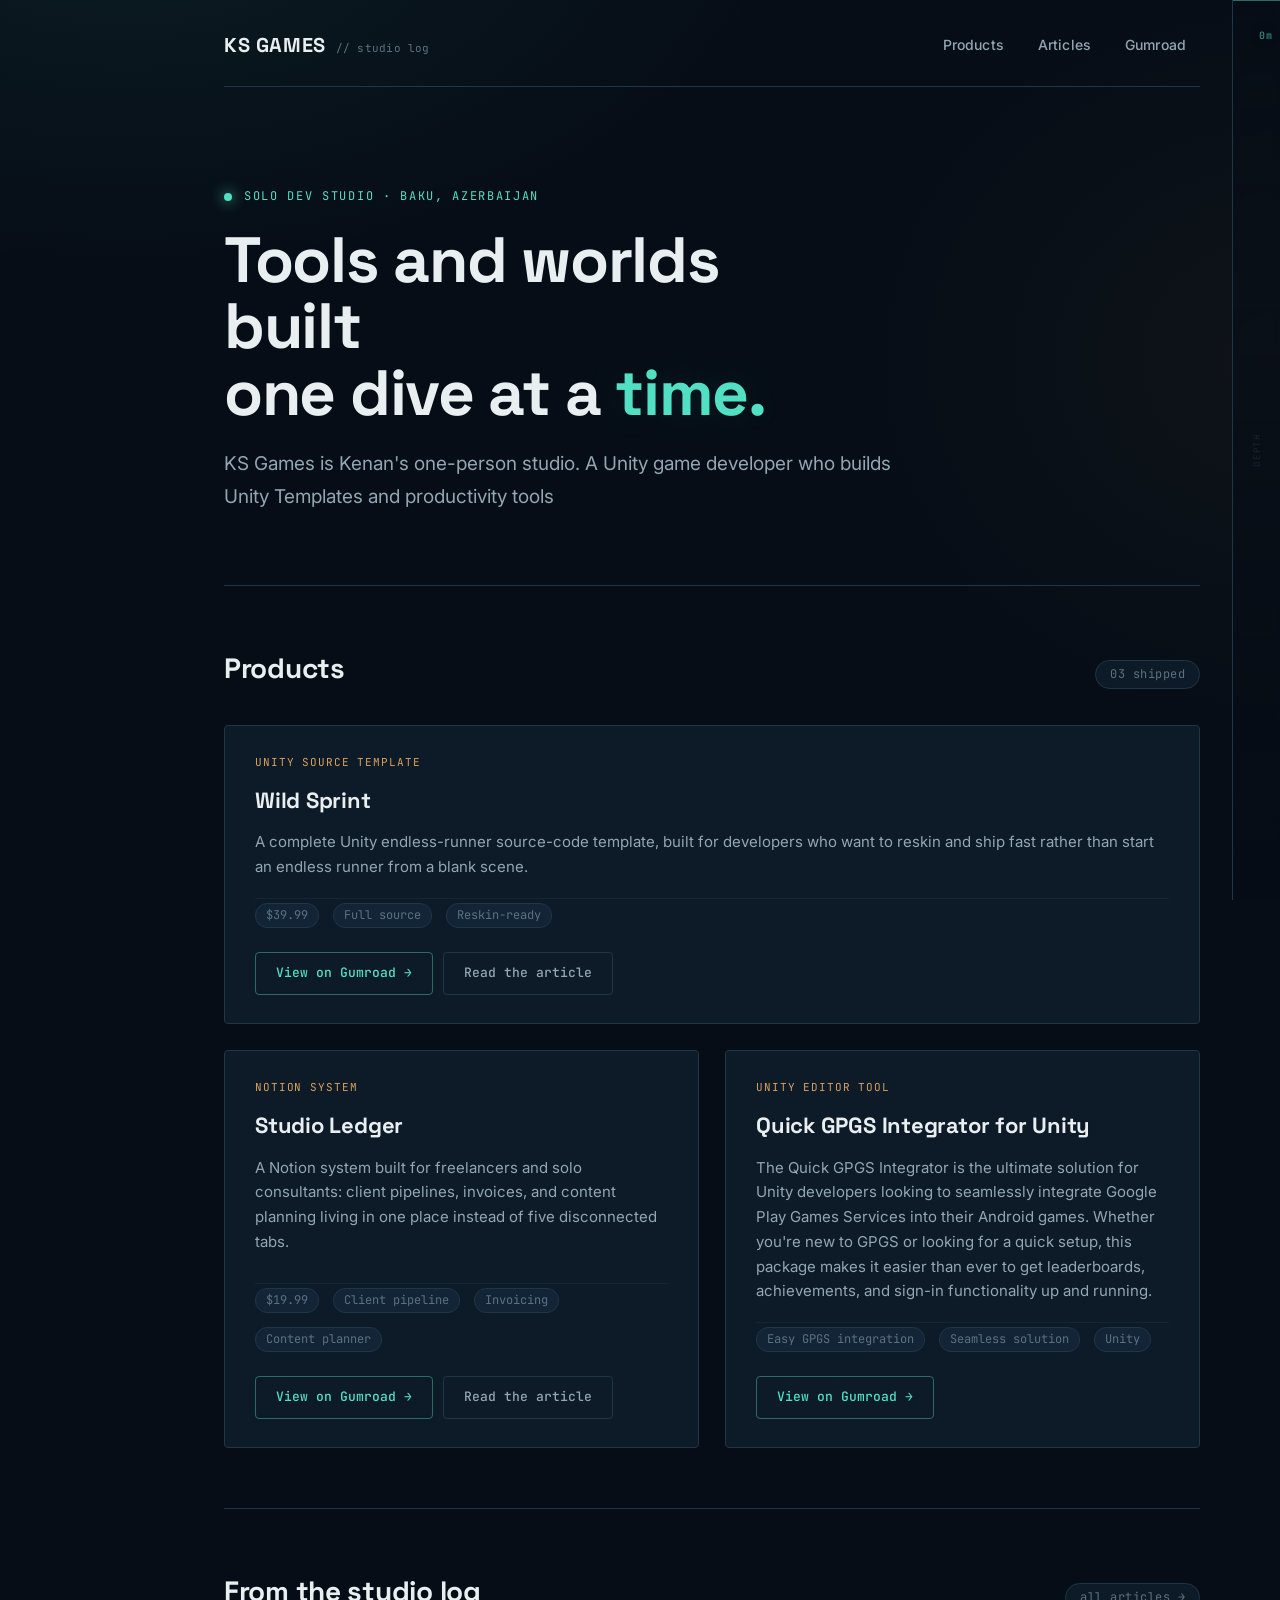
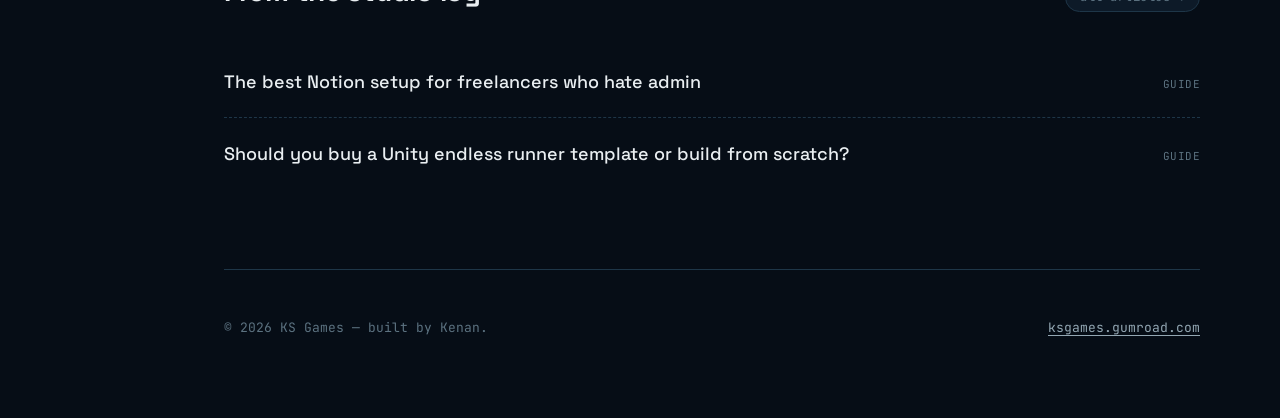
<file: index.html>
<!DOCTYPE html>
<html lang="en">
<head>
    <meta name="google-site-verification" content="CvS3RLr2JnNfsYDlSug5t_zoOZ-iOGb4Wy4PpZKkVcY" />
    <meta charset="UTF-8" />
    <meta name="viewport" content="width=device-width, initial-scale=1.0" />
    <title>KS Games — Unity tools, Notion systems &amp; indie games by Kenan</title>
    <meta name="description" content="KS Games is the solo dev studio of Kenan: Unity editor tools (Ad Integration Toolkit), the Studio Ledger Notion system for freelancers, the Wild Sprint Unity source-code template, and the upcoming underwater horror game Why It's Getting DARKER?!" />
    <meta name="robots" content="index, follow" />
    <link rel="canonical" href="https://ksgames.github.io/" />
    <meta property="og:title" content="KS Games — Unity tools, Notion systems & indie games" />
    <meta property="og:description" content="Unity editor tools, a Notion system for freelancers, and indie games from solo developer Kenan." />
    <meta property="og:type" content="website" />
    <meta property="og:url" content="https://ksgames.github.io/" />
    <meta name="twitter:card" content="summary" />
    <link rel="preconnect" href="https://fonts.googleapis.com" />
    <link rel="stylesheet" href="https://fonts.googleapis.com/css2?family=Space+Grotesk:wght@500;700&family=JetBrains+Mono:wght@400;500&family=Inter:wght@400;500&display=swap" />
    <script type="application/ld+json">
        {
            "@context": "https://schema.org",
            "@type": "Organization",
            "name": "KS Games",
            "url": "https://ksgames.github.io/",
            "sameAs": ["https://ksgames.gumroad.com/"],
            "founder": { "@type": "Person", "name": "Kenan" }
        }
    </script>
    <style>
        /* ============================================================
               KS Games — "Depth Gauge" design system
               Desktop-first · responsive
               ============================================================ */

        /* ---------- Variables ---------- */
        :root {
            --abyss: #060d16;
            --abyss-surface: #0d1a28;
            --abyss-surface-2: #122436;
            --line: #1e3648;
            --teal: #52e0c4;
            --teal-dim: #2c6b62;
            --teal-glow: rgba(82, 224, 196, 0.12);
            --brass: #d9a35c;
            --ink: #e9eef1;
            --ink-dim: #93a7b3;
            --ink-faint: #5c7280;
            --radius: 4px;
            --gauge-width: 48px;
            --shell-max: 1040px;
            --gap: 20px;
        }

        /* ---------- Reset & base ---------- */
        * {
            box-sizing: border-box;
            margin: 0;
            padding: 0;
        }

        html {
            scroll-behavior: smooth;
            -webkit-font-smoothing: antialiased;
            -moz-osx-font-smoothing: grayscale;
        }

        @media (prefers-reduced-motion: reduce) {
            html {
                scroll-behavior: auto;
            }
            * {
                animation-duration: 0.001ms !important;
                transition-duration: 0.001ms !important;
            }
        }

        body {
            background: var(--abyss);
            color: var(--ink);
            font-family: 'Inter', -apple-system, BlinkMacSystemFont, 'Segoe UI', Roboto, sans-serif;
            line-height: 1.6;
            background-image:
                radial-gradient(ellipse 1100px 600px at 10% -10%, rgba(82, 224, 196, 0.07), transparent 60%),
                radial-gradient(ellipse 800px 700px at 100% 40%, rgba(217, 163, 92, 0.045), transparent 55%);
            background-attachment: fixed;
            min-height: 100vh;
            display: flex;
            flex-direction: column;
        }

        a {
            color: inherit;
            text-decoration: none;
        }

        .mono {
            font-family: 'JetBrains Mono', ui-monospace, 'Cascadia Code', monospace;
        }

        /* ---------- Depth gauge (signature element) ---------- */
        .depth-gauge {
            position: fixed;
            right: 0;
            top: 0;
            height: 100vh;
            width: var(--gauge-width);
            border-left: 1px solid var(--line);
            z-index: 50;
            display: flex;
            align-items: stretch;
            background: linear-gradient(180deg, rgba(6, 13, 22, 0.35), rgba(6, 13, 22, 0.80));
            backdrop-filter: blur(3px);
            -webkit-backdrop-filter: blur(3px);
            pointer-events: none;
            transition: width 0.2s ease;
        }

        .depth-gauge__track {
            position: relative;
            flex: 1;
            overflow: visible;
        }

        .depth-gauge__fill {
            position: absolute;
            left: 0;
            right: 0;
            top: 0;
            background: linear-gradient(180deg, rgba(82, 224, 196, 0.18), rgba(82, 224, 196, 0.02));
            height: 0%;
            border-bottom: 1px solid var(--teal-dim);
            transition: height 0.08s linear;
        }

        .depth-gauge__marker {
            position: absolute;
            right: 8px;
            transform: translateY(-50%);
            font-size: 10px;
            color: var(--teal);
            white-space: nowrap;
            letter-spacing: 0.04em;
            font-family: 'JetBrains Mono', monospace;
            opacity: 0.7;
            text-shadow: 0 0 12px rgba(6, 13, 22, 0.9);
            pointer-events: none;
        }

        .depth-gauge::after {
            content: 'DEPTH';
            position: absolute;
            top: 50%;
            left: 50%;
            transform: translate(-50%, -50%) rotate(-90deg);
            font-family: 'JetBrains Mono', monospace;
            font-size: 9px;
            letter-spacing: 0.2em;
            color: var(--ink-faint);
            opacity: 0.2;
            white-space: nowrap;
        }

        @media (max-width: 820px) {
            :root {
                --gauge-width: 28px;
            }
            .depth-gauge__marker {
                font-size: 7px;
                right: 4px;
            }
            .depth-gauge::after {
                font-size: 7px;
                letter-spacing: 0.14em;
            }
        }

        @media (max-width: 540px) {
            :root {
                --gauge-width: 20px;
            }
            .depth-gauge__marker {
                display: none;
            }
            .depth-gauge::after {
                font-size: 6px;
                letter-spacing: 0.1em;
            }
        }

        /* ---------- Layout shell ---------- */
        .shell {
            max-width: var(--shell-max);
            margin: 0 auto;
            padding: 0 32px 0 32px;
            margin-right: var(--gauge-width);
            width: 100%;
            flex: 1;
        }

        @media (max-width: 820px) {
            .shell {
                padding: 0 20px 0 20px;
                margin-right: var(--gauge-width);
            }
        }

        @media (max-width: 540px) {
            .shell {
                padding: 0 14px 0 14px;
                margin-right: var(--gauge-width);
            }
        }

        /* ---------- Header ---------- */
        header.site {
            display: flex;
            align-items: center;
            justify-content: space-between;
            padding: 28px 0 24px;
            border-bottom: 1px solid var(--line);
            flex-wrap: wrap;
            gap: 12px 24px;
        }

        .brand {
            font-family: 'Space Grotesk', sans-serif;
            font-weight: 700;
            font-size: 20px;
            letter-spacing: 0.03em;
            display: flex;
            align-items: baseline;
            gap: 10px;
        }

        .brand small {
            font-family: 'JetBrains Mono', monospace;
            font-weight: 400;
            font-size: 11px;
            color: var(--ink-faint);
            letter-spacing: 0.02em;
        }

        nav.site {
            display: flex;
            align-items: center;
            gap: 6px;
            flex-wrap: wrap;
        }

        nav.site a {
            color: var(--ink-dim);
            font-size: 14px;
            padding: 6px 14px;
            border-radius: var(--radius);
            transition: color 0.2s ease, background 0.2s ease;
            font-weight: 500;
            letter-spacing: 0.01em;
        }

        nav.site a:hover {
            color: var(--teal);
            background: var(--abyss-surface);
        }

        @media (max-width: 540px) {
            header.site {
                flex-direction: column;
                align-items: stretch;
                gap: 10px;
                padding: 18px 0 16px;
            }
            nav.site {
                justify-content: flex-start;
                gap: 4px;
            }
            nav.site a {
                font-size: 13px;
                padding: 4px 10px;
            }
            .brand {
                font-size: 17px;
            }
            .brand small {
                font-size: 10px;
            }
        }

        /* ---------- Hero ---------- */
        .hero {
            padding: 100px 0 72px;
            position: relative;
        }

        .hero__eyebrow {
            font-family: 'JetBrains Mono', monospace;
            font-size: 12px;
            color: var(--teal);
            letter-spacing: 0.14em;
            text-transform: uppercase;
            margin-bottom: 20px;
            display: flex;
            align-items: center;
            gap: 12px;
        }

        .hero__eyebrow::before {
            content: '';
            width: 8px;
            height: 8px;
            border-radius: 50%;
            background: var(--teal);
            box-shadow: 0 0 14px var(--teal);
            flex-shrink: 0;
        }

        .hero h1 {
            font-family: 'Space Grotesk', sans-serif;
            font-size: clamp(38px, 6.5vw, 64px);
            line-height: 1.04;
            margin: 0 0 22px;
            letter-spacing: -0.02em;
            max-width: 14ch;
        }

        .hero h1 em {
            font-style: normal;
            color: var(--teal);
            text-shadow: 0 0 40px var(--teal-glow);
        }

        .hero p.lede {
            max-width: 58ch;
            color: var(--ink-dim);
            font-size: 19px;
            line-height: 1.7;
            font-weight: 400;
        }

        @media (max-width: 720px) {
            .hero {
                padding: 64px 0 48px;
            }
            .hero h1 {
                font-size: clamp(30px, 8vw, 42px);
            }
            .hero p.lede {
                font-size: 16px;
            }
        }

        @media (max-width: 480px) {
            .hero {
                padding: 40px 0 32px;
            }
            .hero h1 {
                font-size: 26px;
            }
            .hero__eyebrow {
                font-size: 10px;
                gap: 8px;
            }
        }

        /* ---------- Sections ---------- */
        section {
            padding: 60px 0;
            border-bottom: 1px solid var(--line);
        }

        section:last-of-type {
            border-bottom: none;
        }

        .section-head {
            display: flex;
            align-items: baseline;
            justify-content: space-between;
            margin-bottom: 34px;
            gap: 16px 24px;
            flex-wrap: wrap;
        }

        .section-head h2 {
            font-family: 'Space Grotesk', sans-serif;
            font-size: 28px;
            margin: 0;
            letter-spacing: -0.01em;
        }

        .section-head .tag {
            font-family: 'JetBrains Mono', monospace;
            font-size: 12px;
            color: var(--ink-faint);
            letter-spacing: 0.04em;
            background: var(--abyss-surface);
            padding: 4px 14px;
            border-radius: 20px;
            border: 1px solid var(--line);
        }

        .section-head .tag a {
            transition: color 0.2s ease;
        }
        .section-head .tag a:hover {
            color: var(--teal);
        }

        @media (max-width: 540px) {
            section {
                padding: 40px 0;
            }
            .section-head h2 {
                font-size: 22px;
            }
            .section-head .tag {
                font-size: 10px;
                padding: 2px 10px;
            }
        }

        /* ---------- Product cards (desktop grid) ---------- */
        .plates {
            display: grid;
            grid-template-columns: 1fr;
            gap: 20px;
        }

        /* Desktop: 2 columns */
        @media (min-width: 820px) {
            .plates {
                grid-template-columns: 1fr 1fr;
                gap: 22px;
            }
            /* First card spans full width if there are 3+ items? Actually let's keep it clean:
                   with 3 items, first spans full width on desktop for visual hierarchy */
            .plates .plate:first-child {
                grid-column: 1 / -1;
            }
        }

        @media (min-width: 1200px) {
            .plates {
                gap: 26px;
            }
        }

        .plate {
            border: 1px solid var(--line);
            background: var(--abyss-surface);
            border-radius: var(--radius);
            padding: 28px 30px;
            transition: border-color 0.25s ease, transform 0.25s ease, box-shadow 0.25s ease;
            display: flex;
            flex-direction: column;
            position: relative;
        }

        .plate:hover {
            border-color: var(--teal-dim);
            transform: translateY(-2px);
            box-shadow: 0 12px 40px rgba(0, 0, 0, 0.5), 0 0 0 1px var(--teal-dim);
        }

        .plate__code {
            font-family: 'JetBrains Mono', monospace;
            font-size: 11px;
            color: var(--brass);
            letter-spacing: 0.08em;
            margin-bottom: 12px;
            text-transform: uppercase;
        }

        .plate h3 {
            font-family: 'Space Grotesk', sans-serif;
            font-size: 22px;
            margin: 0 0 12px;
            letter-spacing: -0.01em;
        }

        .plate p {
            color: var(--ink-dim);
            margin: 0 0 18px;
            font-size: 15px;
            line-height: 1.65;
            flex: 1;
        }

        .plate .meta {
            display: flex;
            gap: 14px;
            flex-wrap: wrap;
            font-size: 12px;
            color: var(--ink-faint);
            font-family: 'JetBrains Mono', monospace;
            margin-bottom: 20px;
            padding-top: 4px;
            border-top: 1px solid rgba(30, 54, 72, 0.4);
        }

        .plate .meta span {
            background: var(--abyss-surface-2);
            padding: 2px 10px;
            border-radius: 12px;
            border: 1px solid var(--line);
        }

        .plate .btn-group {
            display: flex;
            flex-wrap: wrap;
            gap: 10px;
            margin-top: 4px;
        }

        .btn {
            display: inline-flex;
            align-items: center;
            font-family: 'JetBrains Mono', monospace;
            font-size: 13px;
            text-decoration: none;
            padding: 10px 20px;
            border-radius: var(--radius);
            border: 1px solid var(--teal-dim);
            color: var(--teal);
            background: transparent;
            transition: background 0.2s ease, color 0.2s ease, border-color 0.2s ease, transform 0.15s ease;
            font-weight: 500;
            cursor: pointer;
            gap: 6px;
        }

        .btn:hover {
            background: var(--teal);
            color: var(--abyss);
            border-color: var(--teal);
            transform: scale(1.02);
        }

        .btn--ghost {
            border-color: var(--line);
            color: var(--ink-dim);
        }

        .btn--ghost:hover {
            background: var(--abyss-surface-2);
            color: var(--ink);
            border-color: var(--ink-faint);
            transform: scale(1.02);
        }

        @media (max-width: 540px) {
            .plate {
                padding: 20px 18px;
            }
            .plate h3 {
                font-size: 19px;
            }
            .plate p {
                font-size: 14px;
            }
            .btn {
                font-size: 12px;
                padding: 8px 14px;
            }
            .plate .meta span {
                font-size: 10px;
                padding: 1px 8px;
            }
        }

        /* ---------- Article list ---------- */
        .logs {
            display: grid;
            gap: 2px;
        }

        .log {
            display: flex;
            justify-content: space-between;
            align-items: baseline;
            gap: 20px;
            padding: 20px 0;
            border-bottom: 1px dashed var(--line);
            text-decoration: none;
            color: inherit;
            transition: padding-left 0.2s ease;
        }

        .log:last-child {
            border-bottom: none;
        }

        .log:hover {
            padding-left: 8px;
        }

        .log__title {
            font-family: 'Space Grotesk', sans-serif;
            font-size: 18px;
            transition: color 0.2s ease;
            font-weight: 500;
        }

        .log:hover .log__title {
            color: var(--teal);
        }

        .log__meta {
            font-family: 'JetBrains Mono', monospace;
            font-size: 11px;
            color: var(--ink-faint);
            white-space: nowrap;
            flex-shrink: 0;
            letter-spacing: 0.04em;
        }

        @media (max-width: 600px) {
            .log {
                flex-direction: column;
                align-items: flex-start;
                gap: 4px;
                padding: 16px 0;
            }
            .log__title {
                font-size: 16px;
            }
            .log__meta {
                font-size: 10px;
            }
        }

        /* ---------- Article page (prose) ---------- */
        .article {
            padding: 70px 0 40px;
        }

        .article__eyebrow {
            font-family: 'JetBrains Mono', monospace;
            color: var(--brass);
            font-size: 12px;
            letter-spacing: 0.08em;
            text-transform: uppercase;
            margin-bottom: 18px;
        }

        .article h1 {
            font-family: 'Space Grotesk', sans-serif;
            font-size: clamp(28px, 5vw, 42px);
            line-height: 1.12;
            margin: 0 0 18px;
            letter-spacing: -0.01em;
        }

        .article__dek {
            color: var(--ink-dim);
            font-size: 18px;
            max-width: 62ch;
            margin-bottom: 12px;
        }

        .article__meta {
            font-family: 'JetBrains Mono', monospace;
            font-size: 12px;
            color: var(--ink-faint);
            margin-bottom: 44px;
        }

        .prose {
            max-width: 68ch;
            font-size: 16px;
        }

        .prose h2 {
            font-family: 'Space Grotesk', sans-serif;
            font-size: 24px;
            margin-top: 44px;
            letter-spacing: -0.01em;
        }

        .prose h3 {
            font-family: 'Space Grotesk', sans-serif;
            font-size: 19px;
            margin-top: 32px;
        }

        .prose p {
            color: var(--ink-dim);
            margin-bottom: 1.2em;
        }

        .prose ul,
        .prose ol {
            color: var(--ink-dim);
            padding-left: 24px;
            margin-bottom: 1.2em;
        }

        .prose li {
            margin-bottom: 8px;
        }

        .prose strong {
            color: var(--ink);
            font-weight: 600;
        }

        .prose code {
            font-family: 'JetBrains Mono', monospace;
            background: var(--abyss-surface-2);
            padding: 2px 8px;
            border-radius: 3px;
            font-size: 0.9em;
            color: var(--teal);
            border: 1px solid var(--line);
        }

        .callout {
            border-left: 3px solid var(--teal);
            background: var(--abyss-surface);
            padding: 18px 24px;
            margin: 32px 0;
            font-size: 15px;
            color: var(--ink-dim);
            border-radius: 0 var(--radius) var(--radius) 0;
        }

        @media (max-width: 540px) {
            .article {
                padding: 40px 0 24px;
            }
            .prose {
                font-size: 15px;
            }
            .prose h2 {
                font-size: 20px;
                margin-top: 32px;
            }
            .callout {
                padding: 14px 16px;
                font-size: 14px;
            }
        }

        /* ---------- Footer ---------- */
        footer.site {
            padding: 48px 0 80px;
            color: var(--ink-faint);
            font-size: 13px;
            font-family: 'JetBrains Mono', monospace;
            border-top: 1px solid var(--line);
            margin-top: 20px;
            display: flex;
            flex-wrap: wrap;
            justify-content: space-between;
            align-items: center;
            gap: 12px 24px;
        }

        footer.site a {
            color: var(--ink-dim);
            text-decoration: underline;
            text-underline-offset: 3px;
            transition: color 0.2s ease;
        }

        footer.site a:hover {
            color: var(--teal);
        }

        @media (max-width: 600px) {
            footer.site {
                flex-direction: column;
                align-items: flex-start;
                padding: 32px 0 60px;
                font-size: 12px;
            }
        }

        /* ---------- Accessibility / selection ---------- */
        ::selection {
            background: var(--teal-dim);
            color: var(--ink);
        }

        /* ---------- Scrollbar (optional polish) ---------- */
        @media (min-width: 820px) {
            ::-webkit-scrollbar {
                width: 6px;
                background: var(--abyss);
            }
            ::-webkit-scrollbar-track {
                background: var(--abyss);
            }
            ::-webkit-scrollbar-thumb {
                background: var(--line);
                border-radius: 3px;
            }
            ::-webkit-scrollbar-thumb:hover {
                background: var(--teal-dim);
            }
        }

        /* ---------- Utility: smooth fade-in on load (optional) ---------- */
        .shell {
            opacity: 0;
            animation: shellFade 0.6s ease forwards;
        }

        @keyframes shellFade {
            0% {
                opacity: 0;
                transform: translateY(6px);
            }
            100% {
                opacity: 1;
                transform: translateY(0);
            }
        }

        /* reduce motion override */
        @media (prefers-reduced-motion: reduce) {
            .shell {
                opacity: 1;
                animation: none;
            }
        }
    </style>
</head>
<body>

    <!-- ===== DEPTH GAUGE ===== -->
    <div class="depth-gauge" aria-hidden="true">
        <div class="depth-gauge__track" id="gaugeTrack">
            <div class="depth-gauge__fill" id="gaugeFill"></div>
        </div>
    </div>

    <!-- ===== SHELL ===== -->
    <div class="shell">

        <!-- HEADER -->
        <header class="site">
            <div class="brand">KS GAMES <small class="mono">// studio log</small></div>
            <nav class="site">
                <a href="#products">Products</a>
                <a href="articles/index.html">Articles</a>
                <a href="https://ksgames.gumroad.com/" target="_blank" rel="noopener">Gumroad</a>
            </nav>
        </header>

        <!-- HERO -->
        <section class="hero">
            <div class="hero__eyebrow">Solo dev studio · Baku, Azerbaijan</div>
            <h1>Tools and worlds built<br />one dive at a <em>time.</em></h1>
            <p class="lede">KS Games is Kenan's one-person studio. A Unity game developer who builds Unity Templates and productivity tools</p>
        </section>

        <!-- PRODUCTS -->
        <section id="products">
            <div class="section-head">
                <h2>Products</h2>
                <span class="tag mono">03 shipped</span>
            </div>
            <div class="plates">

                <!-- Card 1: Wild Sprint -->
                <article class="plate">
                    <div class="plate__code">Unity Source Template</div>
                    <h3>Wild Sprint</h3>
                    <p>A complete Unity endless-runner source-code template, built for developers who want to reskin and ship fast rather than start an endless runner from a blank scene.</p>
                    <div class="meta">
                        <span>$39.99</span>
                        <span>Full source</span>
                        <span>Reskin-ready</span>
                    </div>
                    <div class="btn-group">
                        <a class="btn" href="https://ksgames.gumroad.com/l/WildSprint" target="_blank" rel="noopener">View on Gumroad →</a>
                        <a class="btn btn--ghost" href="articles/unity-endless-runner-template.html">Read the article</a>
                    </div>
                </article>

                <!-- Card 2: Studio Ledger -->
                <article class="plate">
                    <div class="plate__code">Notion System</div>
                    <h3>Studio Ledger</h3>
                    <p>A Notion system built for freelancers and solo consultants: client pipelines, invoices, and content planning living in one place instead of five disconnected tabs.</p>
                    <div class="meta">
                        <span>$19.99</span>
                        <span>Client pipeline</span>
                        <span>Invoicing</span>
                        <span>Content planner</span>
                    </div>
                    <div class="btn-group">
                        <a class="btn" href="https://ksgames.gumroad.com/studioledger" target="_blank" rel="noopener">View on Gumroad →</a>
                        <a class="btn btn--ghost" href="articles/notion-system-for-freelancers.html">Read the article</a>
                    </div>
                </article>

                <!-- Card 3: Quick GPGS Integrator -->
                <article class="plate">
                    <div class="plate__code">Unity Editor Tool</div>
                    <h3>Quick GPGS Integrator for Unity</h3>
                    <p>The Quick GPGS Integrator is the ultimate solution for Unity developers looking to seamlessly integrate Google Play Games Services into their Android games. Whether you're new to GPGS or looking for a quick setup, this package makes it easier than ever to get leaderboards, achievements, and sign-in functionality up and running.</p>
                    <div class="meta">
                        <span>Easy GPGS integration</span>
                        <span>Seamless solution</span>
                        <span>Unity</span>
                    </div>
                    <div class="btn-group">
                        <a class="btn" href="https://ksgames.gumroad.com/l/gxwxvj" target="_blank" rel="noopener">View on Gumroad →</a>
                    </div>
                </article>

            </div>
        </section>

        <!-- ARTICLES -->
        <section id="articles">
            <div class="section-head">
                <h2>From the studio log</h2>
                <span class="tag mono"><a href="articles/index.html">all articles →</a></span>
            </div>
            <div class="logs">
                <a class="log" href="articles/notion-system-for-freelancers.html">
                    <span class="log__title">The best Notion setup for freelancers who hate admin</span>
                    <span class="log__meta">GUIDE</span>
                </a>
                <a class="log" href="articles/unity-endless-runner-template.html">
                    <span class="log__title">Should you buy a Unity endless runner template or build from scratch?</span>
                    <span class="log__meta">GUIDE</span>
                </a>
            </div>
        </section>

        <!-- FOOTER -->
        <footer class="site">
            <span>© 2026 KS Games — built by Kenan.</span>
            <a href="https://ksgames.gumroad.com/" target="_blank" rel="noopener">ksgames.gumroad.com</a>
        </footer>

    </div>
    <!-- /shell -->

    <script>
        // Depth gauge scroll tracker
        (function() {
            const fill = document.getElementById('gaugeFill');
            const track = document.getElementById('gaugeTrack');

            function updateGauge() {
                const scrollTop = window.scrollY;
                const docHeight = document.documentElement.scrollHeight - window.innerHeight;
                const pct = docHeight > 0 ? Math.min(100, (scrollTop / docHeight) * 100) : 0;
                fill.style.height = pct + '%';

                // Remove old marker
                document.querySelectorAll('.depth-gauge__marker').forEach(function(m) { m.remove(); });

                // Create new marker with "depth" value (just for flair)
                const meters = Math.round(pct * 2.8);
                const marker = document.createElement('div');
                marker.className = 'depth-gauge__marker mono';
                marker.style.top = Math.min(96, Math.max(4, pct)) + '%';
                marker.textContent = meters + 'm';
                track.appendChild(marker);
            }

            // Throttled scroll + resize
            let ticking = false;
            function onScroll() {
                if (!ticking) {
                    window.requestAnimationFrame(function() {
                        updateGauge();
                        ticking = false;
                    });
                    ticking = true;
                }
            }

            window.addEventListener('scroll', onScroll, { passive: true });
            window.addEventListener('resize', updateGauge, { passive: true });
            updateGauge();
        })();
    </script>

</body>
</html>
</file>
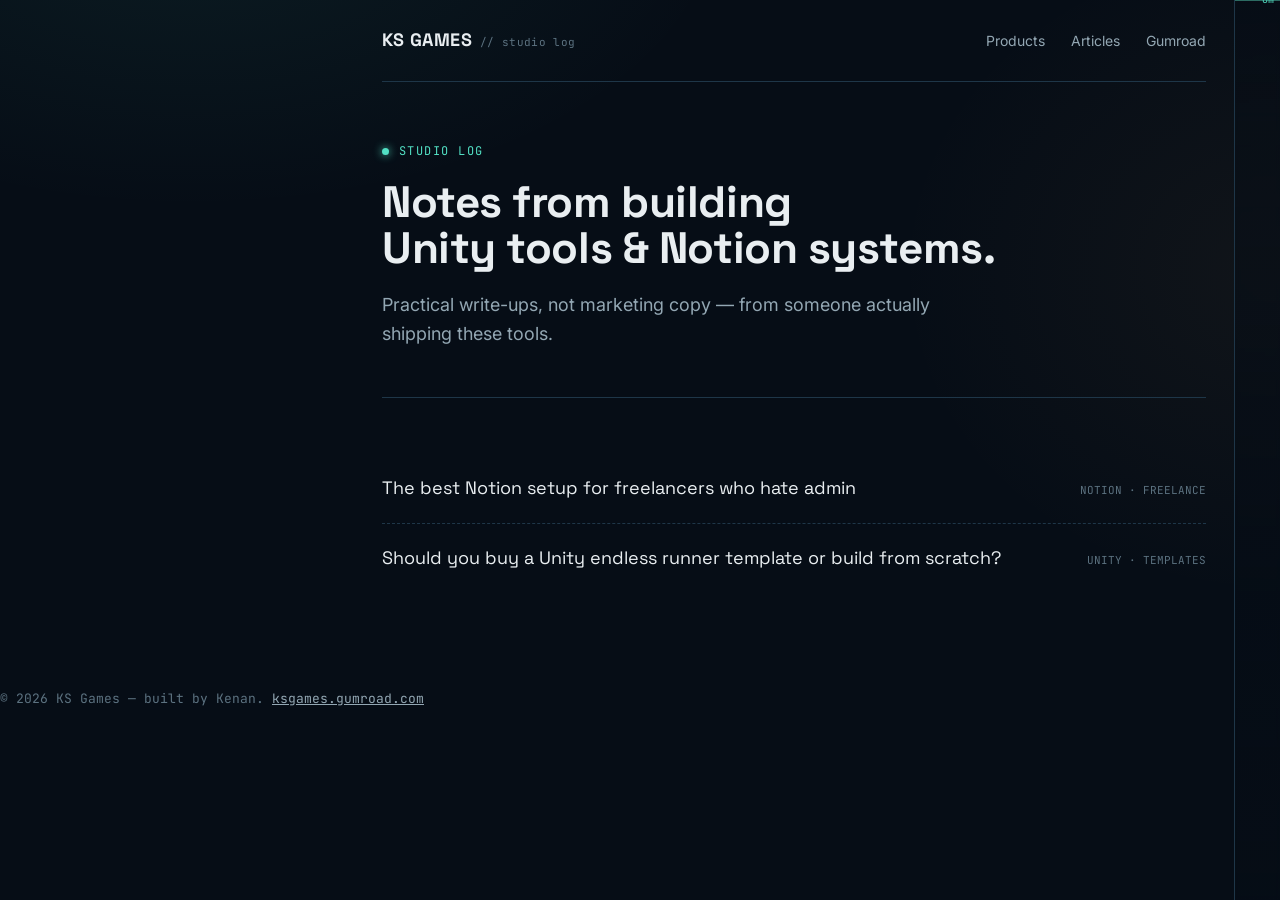
<file: articles/index.html>
<!DOCTYPE html>
<html lang="en">
<head>
<meta charset="UTF-8">
<meta name="viewport" content="width=device-width, initial-scale=1.0">
<title>Studio Log — Articles on Unity dev tools &amp; freelance systems | KS Games</title>
<meta name="description" content="Guides on Unity ad mediation, Notion systems for freelancers, and Unity source-code templates, written by indie developer Kenan of KS Games.">
<link rel="canonical" href="https://ksgames.github.io/articles/">
<link rel="stylesheet" href="../style.css">
<link rel="preconnect" href="https://fonts.googleapis.com">
<link rel="stylesheet" href="https://fonts.googleapis.com/css2?family=Space+Grotesk:wght@500;700&family=JetBrains+Mono:wght@400;500&family=Inter:wght@400;500&display=swap">
</head>
<body>

<div class="depth-gauge" aria-hidden="true">
  <div class="depth-gauge__track" id="gaugeTrack">
    <div class="depth-gauge__fill" id="gaugeFill"></div>
  </div>
</div>

<div class="shell">
  <header class="site">
    <div class="brand">KS GAMES <small class="mono">// studio log</small></div>
    <nav class="site">
      <a href="../index.html#products">Products</a>
      <a href="index.html">Articles</a>
      <a href="https://ksgames.gumroad.com/" target="_blank" rel="noopener">Gumroad</a>
    </nav>
  </header>

  <section class="hero" style="padding: 60px 0 30px;">
    <div class="hero__eyebrow">Studio log</div>
    <h1 style="font-size: clamp(30px,5vw,44px);">Notes from building<br>Unity tools &amp; Notion systems.</h1>
    <p class="lede">Practical write-ups, not marketing copy — from someone actually shipping these tools.</p>
  </section>

  <section>
      <a class="log" href="notion-system-for-freelancers.html">
        <span class="log__title">The best Notion setup for freelancers who hate admin</span>
        <span class="log__meta">NOTION · FREELANCE</span>
      </a>
      <a class="log" href="unity-endless-runner-template.html">
        <span class="log__title">Should you buy a Unity endless runner template or build from scratch?</span>
        <span class="log__meta">UNITY · TEMPLATES</span>
      </a>
    </div>
  </section>

  <footer class="site">
    <div>© 2026 KS Games — built by Kenan. <a href="https://ksgames.gumroad.com/" target="_blank" rel="noopener">ksgames.gumroad.com</a></div>
  </footer>
</div>

<script>
  const fill = document.getElementById('gaugeFill');
  const track = document.getElementById('gaugeTrack');
  function updateGauge() {
    const scrollTop = window.scrollY;
    const docHeight = document.documentElement.scrollHeight - window.innerHeight;
    const pct = docHeight > 0 ? Math.min(100, (scrollTop / docHeight) * 100) : 0;
    fill.style.height = pct + '%';
    document.querySelectorAll('.depth-gauge__marker').forEach(m => m.remove());
    const meters = Math.round(pct * 3);
    const marker = document.createElement('div');
    marker.className = 'depth-gauge__marker mono';
    marker.style.top = pct + '%';
    marker.textContent = meters + 'm';
    track.appendChild(marker);
  }
  window.addEventListener('scroll', updateGauge);
  window.addEventListener('resize', updateGauge);
  updateGauge();
</script>
</body>
</html>
</file>
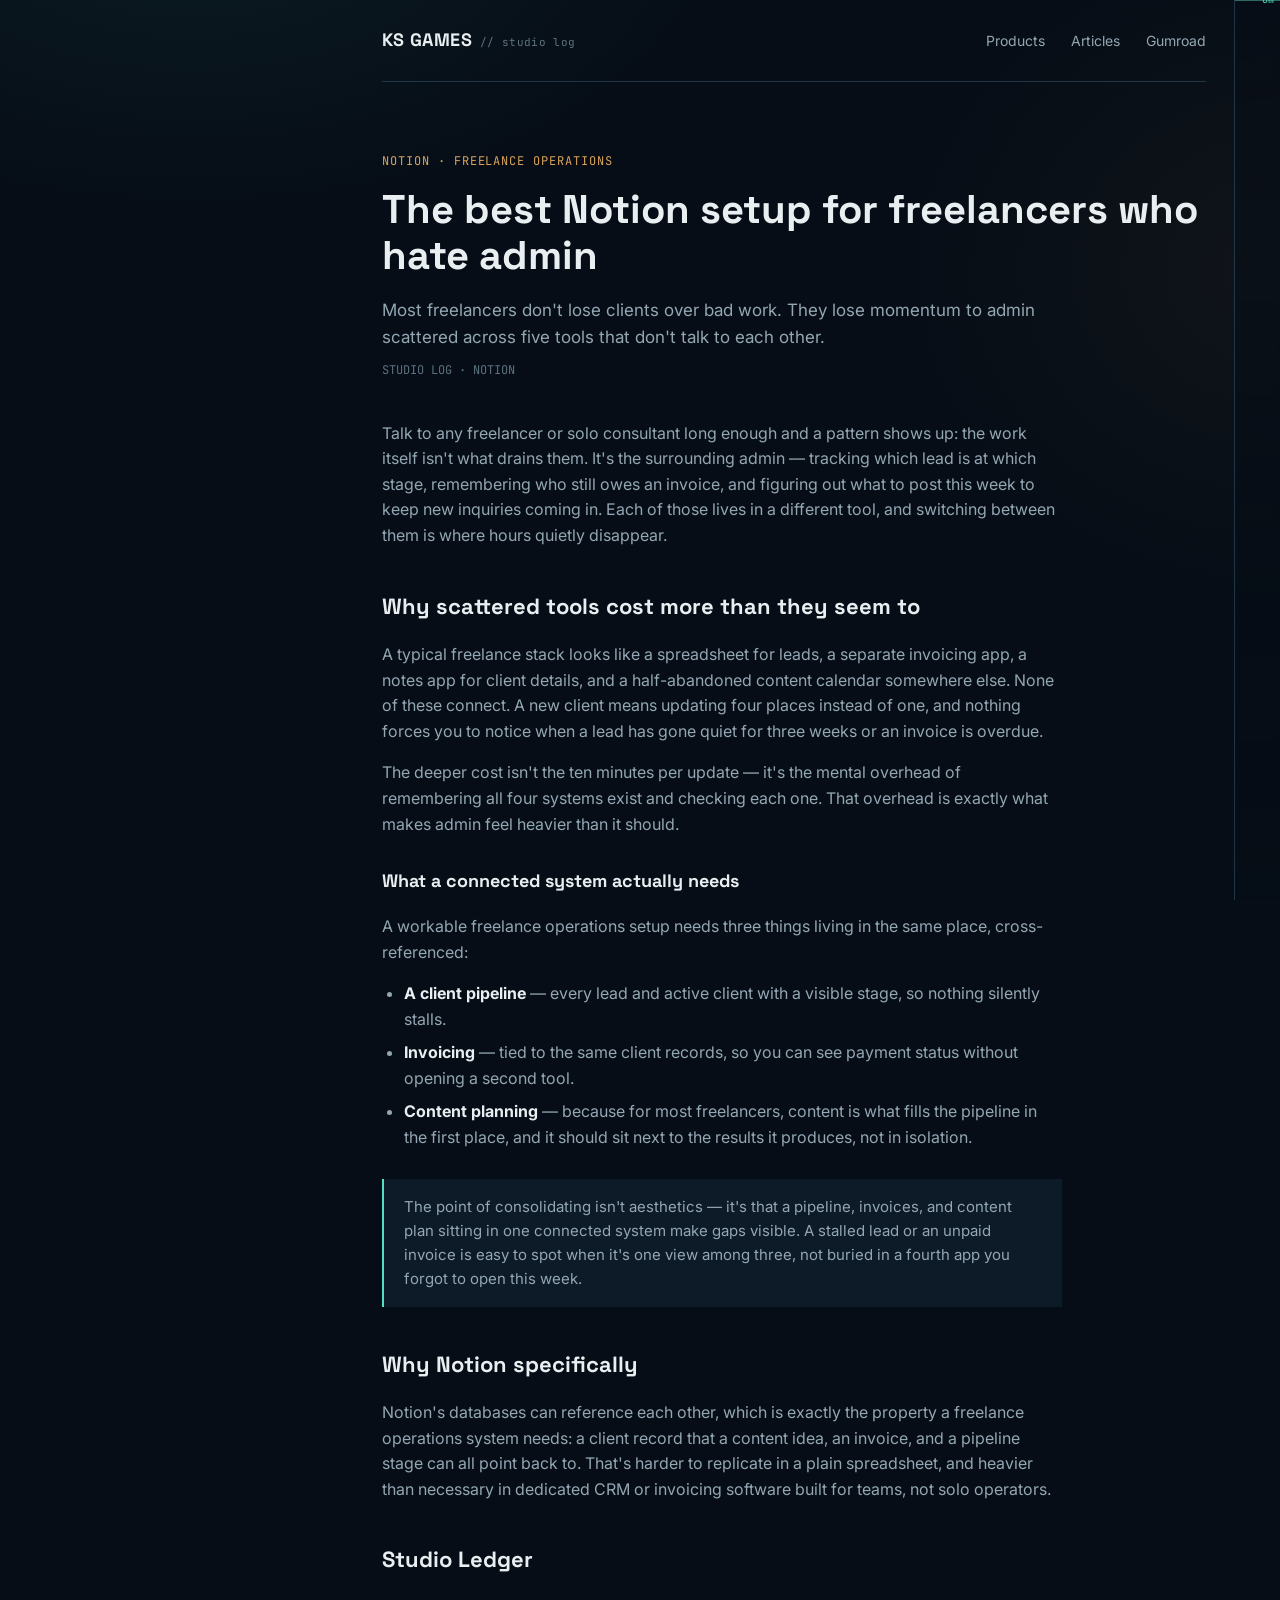
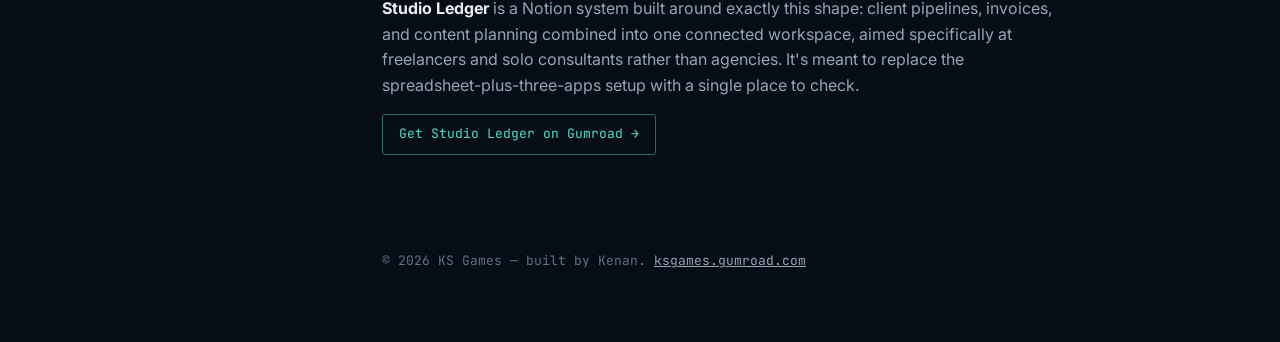
<file: articles/notion-system-for-freelancers.html>
<!DOCTYPE html>
<html lang="en">
<head>
<meta charset="UTF-8">
<meta name="viewport" content="width=device-width, initial-scale=1.0">
<title>The Best Notion Setup for Freelancers Who Hate Admin</title>
<meta name="description" content="Why scattered client pipelines, invoices, and content calendars quietly cost freelancers hours every week, and how a single connected Notion system fixes it.">
<link rel="canonical" href="https://ksgames.github.io/articles/notion-system-for-freelancers.html">
<meta property="og:title" content="The Best Notion Setup for Freelancers Who Hate Admin">
<meta property="og:type" content="article">
<link rel="stylesheet" href="../style.css">
<link rel="preconnect" href="https://fonts.googleapis.com">
<link rel="stylesheet" href="https://fonts.googleapis.com/css2?family=Space+Grotesk:wght@500;700&family=JetBrains+Mono:wght@400;500&family=Inter:wght@400;500&display=swap">
<script type="application/ld+json">
{
  "@context": "https://schema.org",
  "@type": "Article",
  "headline": "The Best Notion Setup for Freelancers Who Hate Admin",
  "author": { "@type": "Person", "name": "Kenan" },
  "publisher": { "@type": "Organization", "name": "KS Games" }
}
</script>
</head>
<body>

<div class="depth-gauge" aria-hidden="true">
  <div class="depth-gauge__track" id="gaugeTrack">
    <div class="depth-gauge__fill" id="gaugeFill"></div>
  </div>
</div>

<div class="shell">
  <header class="site">
    <div class="brand">KS GAMES <small class="mono">// studio log</small></div>
    <nav class="site">
      <a href="../index.html#products">Products</a>
      <a href="index.html">Articles</a>
      <a href="https://ksgames.gumroad.com/" target="_blank" rel="noopener">Gumroad</a>
    </nav>
  </header>

  <article class="article">
    <div class="article__eyebrow">Notion · Freelance operations</div>
    <h1>The best Notion setup for freelancers who hate admin</h1>
    <p class="article__dek">Most freelancers don't lose clients over bad work. They lose momentum to admin scattered across five tools that don't talk to each other.</p>
    <div class="article__meta">STUDIO LOG · NOTION</div>

    <div class="prose">
      <p>Talk to any freelancer or solo consultant long enough and a pattern shows up: the work itself isn't what drains them. It's the surrounding admin — tracking which lead is at which stage, remembering who still owes an invoice, and figuring out what to post this week to keep new inquiries coming in. Each of those lives in a different tool, and switching between them is where hours quietly disappear.</p>

      <h2>Why scattered tools cost more than they seem to</h2>
      <p>A typical freelance stack looks like a spreadsheet for leads, a separate invoicing app, a notes app for client details, and a half-abandoned content calendar somewhere else. None of these connect. A new client means updating four places instead of one, and nothing forces you to notice when a lead has gone quiet for three weeks or an invoice is overdue.</p>
      <p>The deeper cost isn't the ten minutes per update — it's the mental overhead of remembering all four systems exist and checking each one. That overhead is exactly what makes admin feel heavier than it should.</p>

      <h3>What a connected system actually needs</h3>
      <p>A workable freelance operations setup needs three things living in the same place, cross-referenced:</p>
      <ul>
        <li><strong>A client pipeline</strong> — every lead and active client with a visible stage, so nothing silently stalls.</li>
        <li><strong>Invoicing</strong> — tied to the same client records, so you can see payment status without opening a second tool.</li>
        <li><strong>Content planning</strong> — because for most freelancers, content is what fills the pipeline in the first place, and it should sit next to the results it produces, not in isolation.</li>
      </ul>

      <div class="callout">The point of consolidating isn't aesthetics — it's that a pipeline, invoices, and content plan sitting in one connected system make gaps visible. A stalled lead or an unpaid invoice is easy to spot when it's one view among three, not buried in a fourth app you forgot to open this week.</div>

      <h2>Why Notion specifically</h2>
      <p>Notion's databases can reference each other, which is exactly the property a freelance operations system needs: a client record that a content idea, an invoice, and a pipeline stage can all point back to. That's harder to replicate in a plain spreadsheet, and heavier than necessary in dedicated CRM or invoicing software built for teams, not solo operators.</p>

      <h2>Studio Ledger</h2>
      <p><strong>Studio Ledger</strong> is a Notion system built around exactly this shape: client pipelines, invoices, and content planning combined into one connected workspace, aimed specifically at freelancers and solo consultants rather than agencies. It's meant to replace the spreadsheet-plus-three-apps setup with a single place to check.</p>

      <p><a class="btn" href="https://ksgames.gumroad.com/" target="_blank" rel="noopener">Get Studio Ledger on Gumroad →</a></p>
    </div>
  </article>

  <footer class="site">
    <div>© 2026 KS Games — built by Kenan. <a href="https://ksgames.gumroad.com/" target="_blank" rel="noopener">ksgames.gumroad.com</a></div>
  </footer>
</div>

<script>
  const fill = document.getElementById('gaugeFill');
  const track = document.getElementById('gaugeTrack');
  function updateGauge() {
    const scrollTop = window.scrollY;
    const docHeight = document.documentElement.scrollHeight - window.innerHeight;
    const pct = docHeight > 0 ? Math.min(100, (scrollTop / docHeight) * 100) : 0;
    fill.style.height = pct + '%';
    document.querySelectorAll('.depth-gauge__marker').forEach(m => m.remove());
    const meters = Math.round(pct * 3);
    const marker = document.createElement('div');
    marker.className = 'depth-gauge__marker mono';
    marker.style.top = pct + '%';
    marker.textContent = meters + 'm';
    track.appendChild(marker);
  }
  window.addEventListener('scroll', updateGauge);
  window.addEventListener('resize', updateGauge);
  updateGauge();
</script>
</body>
</html>
</file>
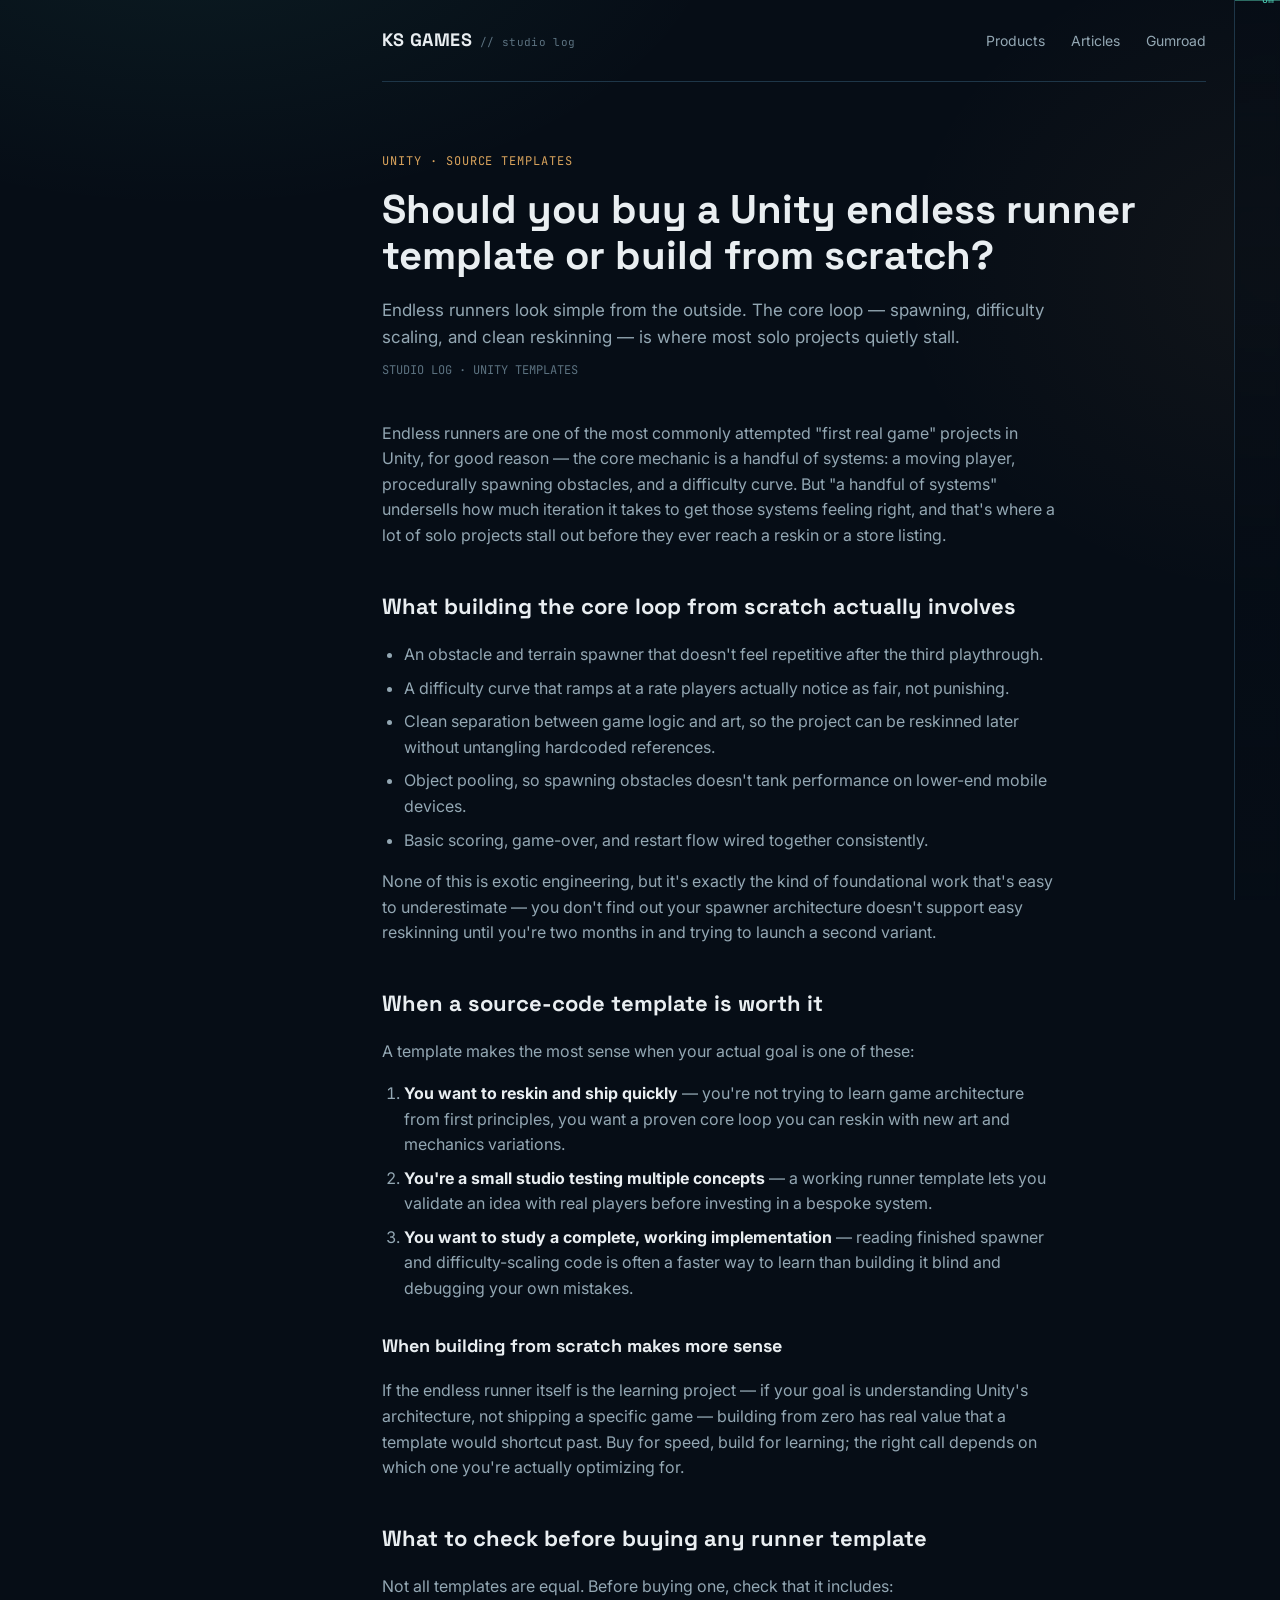
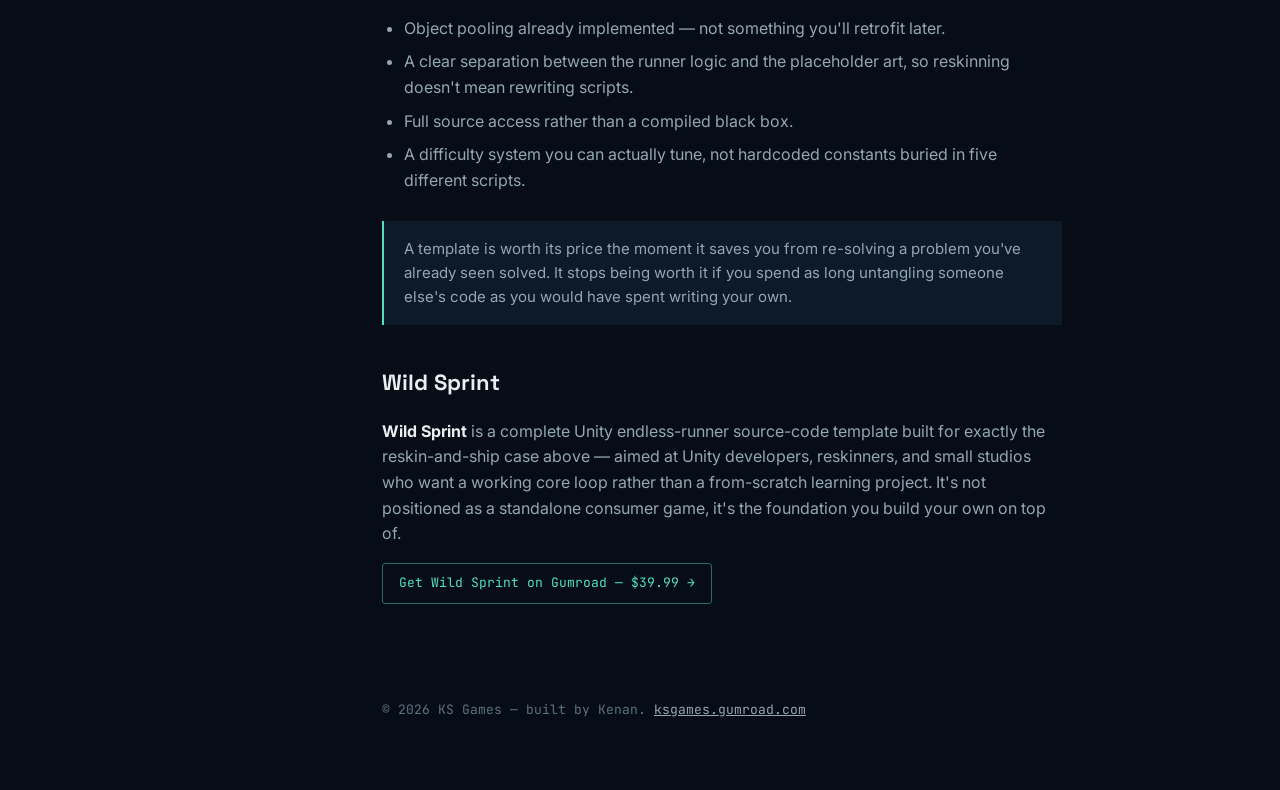
<file: articles/unity-endless-runner-template.html>
<!DOCTYPE html>
<html lang="en">
<head>
<meta charset="UTF-8">
<meta name="viewport" content="width=device-width, initial-scale=1.0">
<title>Buy a Unity Endless Runner Template or Build From Scratch?</title>
<meta name="description" content="A honest breakdown of when a Unity endless-runner source-code template saves real time versus when you should build the core loop yourself — and what to check before buying one.">
<link rel="canonical" href="https://ksgames.github.io/articles/unity-endless-runner-template.html">
<meta property="og:title" content="Should You Buy a Unity Endless Runner Template or Build From Scratch?">
<meta property="og:type" content="article">
<link rel="stylesheet" href="../style.css">
<link rel="preconnect" href="https://fonts.googleapis.com">
<link rel="stylesheet" href="https://fonts.googleapis.com/css2?family=Space+Grotesk:wght@500;700&family=JetBrains+Mono:wght@400;500&family=Inter:wght@400;500&display=swap">
<script type="application/ld+json">
{
  "@context": "https://schema.org",
  "@type": "Article",
  "headline": "Should You Buy a Unity Endless Runner Template or Build From Scratch?",
  "author": { "@type": "Person", "name": "Kenan" },
  "publisher": { "@type": "Organization", "name": "KS Games" }
}
</script>
</head>
<body>

<div class="depth-gauge" aria-hidden="true">
  <div class="depth-gauge__track" id="gaugeTrack">
    <div class="depth-gauge__fill" id="gaugeFill"></div>
  </div>
</div>

<div class="shell">
  <header class="site">
    <div class="brand">KS GAMES <small class="mono">// studio log</small></div>
    <nav class="site">
      <a href="../index.html#products">Products</a>
      <a href="index.html">Articles</a>
      <a href="https://ksgames.gumroad.com/" target="_blank" rel="noopener">Gumroad</a>
    </nav>
  </header>

  <article class="article">
    <div class="article__eyebrow">Unity · Source templates</div>
    <h1>Should you buy a Unity endless runner template or build from scratch?</h1>
    <p class="article__dek">Endless runners look simple from the outside. The core loop — spawning, difficulty scaling, and clean reskinning — is where most solo projects quietly stall.</p>
    <div class="article__meta">STUDIO LOG · UNITY TEMPLATES</div>

    <div class="prose">
      <p>Endless runners are one of the most commonly attempted "first real game" projects in Unity, for good reason — the core mechanic is a handful of systems: a moving player, procedurally spawning obstacles, and a difficulty curve. But "a handful of systems" undersells how much iteration it takes to get those systems feeling right, and that's where a lot of solo projects stall out before they ever reach a reskin or a store listing.</p>

      <h2>What building the core loop from scratch actually involves</h2>
      <ul>
        <li>An obstacle and terrain spawner that doesn't feel repetitive after the third playthrough.</li>
        <li>A difficulty curve that ramps at a rate players actually notice as fair, not punishing.</li>
        <li>Clean separation between game logic and art, so the project can be reskinned later without untangling hardcoded references.</li>
        <li>Object pooling, so spawning obstacles doesn't tank performance on lower-end mobile devices.</li>
        <li>Basic scoring, game-over, and restart flow wired together consistently.</li>
      </ul>
      <p>None of this is exotic engineering, but it's exactly the kind of foundational work that's easy to underestimate — you don't find out your spawner architecture doesn't support easy reskinning until you're two months in and trying to launch a second variant.</p>

      <h2>When a source-code template is worth it</h2>
      <p>A template makes the most sense when your actual goal is one of these:</p>
      <ol>
        <li><strong>You want to reskin and ship quickly</strong> — you're not trying to learn game architecture from first principles, you want a proven core loop you can reskin with new art and mechanics variations.</li>
        <li><strong>You're a small studio testing multiple concepts</strong> — a working runner template lets you validate an idea with real players before investing in a bespoke system.</li>
        <li><strong>You want to study a complete, working implementation</strong> — reading finished spawner and difficulty-scaling code is often a faster way to learn than building it blind and debugging your own mistakes.</li>
      </ol>

      <h3>When building from scratch makes more sense</h3>
      <p>If the endless runner itself is the learning project — if your goal is understanding Unity's architecture, not shipping a specific game — building from zero has real value that a template would shortcut past. Buy for speed, build for learning; the right call depends on which one you're actually optimizing for.</p>

      <h2>What to check before buying any runner template</h2>
      <p>Not all templates are equal. Before buying one, check that it includes:</p>
      <ul>
        <li>Object pooling already implemented — not something you'll retrofit later.</li>
        <li>A clear separation between the runner logic and the placeholder art, so reskinning doesn't mean rewriting scripts.</li>
        <li>Full source access rather than a compiled black box.</li>
        <li>A difficulty system you can actually tune, not hardcoded constants buried in five different scripts.</li>
      </ul>

      <div class="callout">A template is worth its price the moment it saves you from re-solving a problem you've already seen solved. It stops being worth it if you spend as long untangling someone else's code as you would have spent writing your own.</div>

      <h2>Wild Sprint</h2>
      <p><strong>Wild Sprint</strong> is a complete Unity endless-runner source-code template built for exactly the reskin-and-ship case above — aimed at Unity developers, reskinners, and small studios who want a working core loop rather than a from-scratch learning project. It's not positioned as a standalone consumer game, it's the foundation you build your own on top of.</p>

      <p><a class="btn" href="https://ksgames.gumroad.com/l/WildSprint" target="_blank" rel="noopener">Get Wild Sprint on Gumroad — $39.99 →</a></p>
    </div>
  </article>

  <footer class="site">
    <div>© 2026 KS Games — built by Kenan. <a href="https://ksgames.gumroad.com/" target="_blank" rel="noopener">ksgames.gumroad.com</a></div>
  </footer>
</div>

<script>
  const fill = document.getElementById('gaugeFill');
  const track = document.getElementById('gaugeTrack');
  function updateGauge() {
    const scrollTop = window.scrollY;
    const docHeight = document.documentElement.scrollHeight - window.innerHeight;
    const pct = docHeight > 0 ? Math.min(100, (scrollTop / docHeight) * 100) : 0;
    fill.style.height = pct + '%';
    document.querySelectorAll('.depth-gauge__marker').forEach(m => m.remove());
    const meters = Math.round(pct * 3);
    const marker = document.createElement('div');
    marker.className = 'depth-gauge__marker mono';
    marker.style.top = pct + '%';
    marker.textContent = meters + 'm';
    track.appendChild(marker);
  }
  window.addEventListener('scroll', updateGauge);
  window.addEventListener('resize', updateGauge);
  updateGauge();
</script>
</body>
</html>
</file>
<file: style.css>
/* KS Games — "Depth Gauge" design system
   Palette: abyss navy/black, bioluminescent teal, brass/amber for tools
   Display: Space Grotesk / Labels+mono: JetBrains Mono / Body: Inter
*/

:root {
  --abyss: #060d16;
  --abyss-surface: #0d1a28;
  --abyss-surface-2: #122436;
  --line: #1e3648;
  --teal: #52e0c4;
  --teal-dim: #2c6b62;
  --brass: #d9a35c;
  --ink: #e9eef1;
  --ink-dim: #93a7b3;
  --ink-faint: #5c7280;
  --radius: 3px;
}

* { box-sizing: border-box; }

html {
  scroll-behavior: smooth;
}

@media (prefers-reduced-motion: reduce) {
  html { scroll-behavior: auto; }
  * { animation-duration: 0.001ms !important; transition-duration: 0.001ms !important; }
}

body {
  margin: 0;
  background: var(--abyss);
  color: var(--ink);
  font-family: 'Inter', -apple-system, BlinkMacSystemFont, sans-serif;
  line-height: 1.6;
  background-image:
    radial-gradient(ellipse 900px 500px at 15% -10%, rgba(82,224,196,0.07), transparent 60%),
    radial-gradient(ellipse 700px 600px at 100% 30%, rgba(217,163,92,0.05), transparent 55%);
  background-attachment: fixed;
}

a { color: inherit; }

.mono {
  font-family: 'JetBrains Mono', ui-monospace, monospace;
}

/* ---------- Depth gauge (signature element) ---------- */
.depth-gauge {
  position: fixed;
  right: 0;
  top: 0;
  height: 100vh;
  width: 46px;
  border-left: 1px solid var(--line);
  z-index: 50;
  display: flex;
  align-items: stretch;
  background: linear-gradient(180deg, rgba(6,13,22,0.4), rgba(6,13,22,0.85));
  backdrop-filter: blur(2px);
}
.depth-gauge__track {
  position: relative;
  flex: 1;
}
.depth-gauge__fill {
  position: absolute;
  left: 0; right: 0; top: 0;
  background: linear-gradient(180deg, rgba(82,224,196,0.16), rgba(82,224,196,0.02));
  height: 0%;
  border-bottom: 1px solid var(--teal-dim);
}
.depth-gauge__marker {
  position: absolute;
  right: 6px;
  transform: translateY(-50%);
  font-size: 10px;
  color: var(--teal);
  white-space: nowrap;
  letter-spacing: 0.02em;
}
@media (max-width: 720px) {
  .depth-gauge { width: 26px; }
  .depth-gauge__marker { font-size: 8px; right: 3px; }
}

/* ---------- Layout shell ---------- */
.shell {
  max-width: 880px;
  margin: 0 auto;
  padding: 0 28px 0 28px;
  margin-right: 46px;
}
@media (max-width: 720px) {
  .shell { margin-right: 26px; padding: 0 18px; }
}

header.site {
  display: flex;
  align-items: center;
  justify-content: space-between;
  padding: 26px 0;
  border-bottom: 1px solid var(--line);
}
.brand {
  font-family: 'Space Grotesk', sans-serif;
  font-weight: 700;
  font-size: 18px;
  letter-spacing: 0.02em;
  display: flex;
  align-items: baseline;
  gap: 8px;
}
.brand small {
  font-family: 'JetBrains Mono', monospace;
  font-weight: 400;
  font-size: 11px;
  color: var(--ink-faint);
}
nav.site a {
  text-decoration: none;
  color: var(--ink-dim);
  font-size: 14px;
  margin-left: 22px;
  transition: color 0.15s ease;
}
nav.site a:hover { color: var(--teal); }

/* ---------- Hero ---------- */
.hero {
  padding: 90px 0 70px;
}
.hero__eyebrow {
  font-family: 'JetBrains Mono', monospace;
  font-size: 12px;
  color: var(--teal);
  letter-spacing: 0.12em;
  text-transform: uppercase;
  margin-bottom: 18px;
  display: flex;
  align-items: center;
  gap: 10px;
}
.hero__eyebrow::before {
  content: '';
  width: 7px;
  height: 7px;
  border-radius: 50%;
  background: var(--teal);
  box-shadow: 0 0 8px var(--teal);
}
.hero h1 {
  font-family: 'Space Grotesk', sans-serif;
  font-size: clamp(36px, 6vw, 58px);
  line-height: 1.05;
  margin: 0 0 20px;
  letter-spacing: -0.01em;
}
.hero h1 em {
  font-style: normal;
  color: var(--teal);
}
.hero p.lede {
  max-width: 56ch;
  color: var(--ink-dim);
  font-size: 18px;
}

/* ---------- Sections ---------- */
section { padding: 56px 0; border-bottom: 1px solid var(--line); }
section:last-of-type { border-bottom: none; }

.section-head {
  display: flex;
  align-items: baseline;
  justify-content: space-between;
  margin-bottom: 30px;
  gap: 20px;
  flex-wrap: wrap;
}
.section-head h2 {
  font-family: 'Space Grotesk', sans-serif;
  font-size: 26px;
  margin: 0;
}
.section-head .tag {
  font-family: 'JetBrains Mono', monospace;
  font-size: 12px;
  color: var(--ink-faint);
}

/* ---------- Product / hull cards ---------- */
.plates {
  display: grid;
  gap: 18px;
}
.plate {
  border: 1px solid var(--line);
  background: var(--abyss-surface);
  border-radius: var(--radius);
  padding: 24px 26px;
  position: relative;
  transition: border-color 0.2s ease, transform 0.2s ease;
}
.plate:hover {
  border-color: var(--teal-dim);
  transform: translateY(-1px);
}
.plate__code {
  font-family: 'JetBrains Mono', monospace;
  font-size: 11px;
  color: var(--brass);
  letter-spacing: 0.06em;
  margin-bottom: 10px;
  text-transform: uppercase;
}
.plate h3 {
  font-family: 'Space Grotesk', sans-serif;
  font-size: 21px;
  margin: 0 0 10px;
}
.plate p {
  color: var(--ink-dim);
  margin: 0 0 16px;
  font-size: 15px;
}
.plate .meta {
  display: flex;
  gap: 14px;
  flex-wrap: wrap;
  font-size: 12px;
  color: var(--ink-faint);
  font-family: 'JetBrains Mono', monospace;
  margin-bottom: 16px;
}
.btn {
  display: inline-block;
  font-family: 'JetBrains Mono', monospace;
  font-size: 13px;
  text-decoration: none;
  padding: 9px 16px;
  border-radius: var(--radius);
  border: 1px solid var(--teal-dim);
  color: var(--teal);
  transition: background 0.15s ease, color 0.15s ease;
}
.btn:hover { background: var(--teal); color: var(--abyss); }
.btn--ghost {
  border-color: var(--line);
  color: var(--ink-dim);
}
.btn--ghost:hover { background: var(--abyss-surface-2); color: var(--ink); }

/* ---------- Article list ---------- */
.logs { display: grid; gap: 2px; }
.log {
  display: block;
  text-decoration: none;
  color: inherit;
  padding: 20px 0;
  border-bottom: 1px dashed var(--line);
  display: flex;
  justify-content: space-between;
  align-items: baseline;
  gap: 20px;
}
.log:last-child { border-bottom: none; }
.log__title {
  font-family: 'Space Grotesk', sans-serif;
  font-size: 18px;
  transition: color 0.15s ease;
}
.log:hover .log__title { color: var(--teal); }
.log__meta {
  font-family: 'JetBrains Mono', monospace;
  font-size: 11px;
  color: var(--ink-faint);
  white-space: nowrap;
}

/* ---------- Article page ---------- */
.article {
  padding: 70px 0 40px;
}
.article__eyebrow {
  font-family: 'JetBrains Mono', monospace;
  color: var(--brass);
  font-size: 12px;
  letter-spacing: 0.08em;
  text-transform: uppercase;
  margin-bottom: 16px;
}
.article h1 {
  font-family: 'Space Grotesk', sans-serif;
  font-size: clamp(28px, 5vw, 40px);
  line-height: 1.15;
  margin: 0 0 18px;
}
.article__dek {
  color: var(--ink-dim);
  font-size: 17px;
  max-width: 62ch;
  margin-bottom: 10px;
}
.article__meta {
  font-family: 'JetBrains Mono', monospace;
  font-size: 12px;
  color: var(--ink-faint);
  margin-bottom: 40px;
}
.prose { max-width: 68ch; font-size: 16px; }
.prose h2 {
  font-family: 'Space Grotesk', sans-serif;
  font-size: 22px;
  margin-top: 40px;
}
.prose h3 {
  font-family: 'Space Grotesk', sans-serif;
  font-size: 18px;
  margin-top: 30px;
}
.prose p { color: var(--ink-dim); }
.prose ul, .prose ol { color: var(--ink-dim); padding-left: 22px; }
.prose li { margin-bottom: 8px; }
.prose strong { color: var(--ink); }
.prose code {
  font-family: 'JetBrains Mono', monospace;
  background: var(--abyss-surface-2);
  padding: 2px 6px;
  border-radius: 3px;
  font-size: 0.9em;
  color: var(--teal);
}
.callout {
  border-left: 2px solid var(--teal);
  background: var(--abyss-surface);
  padding: 16px 20px;
  margin: 28px 0;
  font-size: 15px;
  color: var(--ink-dim);
}

/* ---------- Footer ---------- */
footer.site {
  padding: 40px 0 70px;
  color: var(--ink-faint);
  font-size: 13px;
  font-family: 'JetBrains Mono', monospace;
}
footer.site a { color: var(--ink-dim); text-decoration: underline; }
</file>
